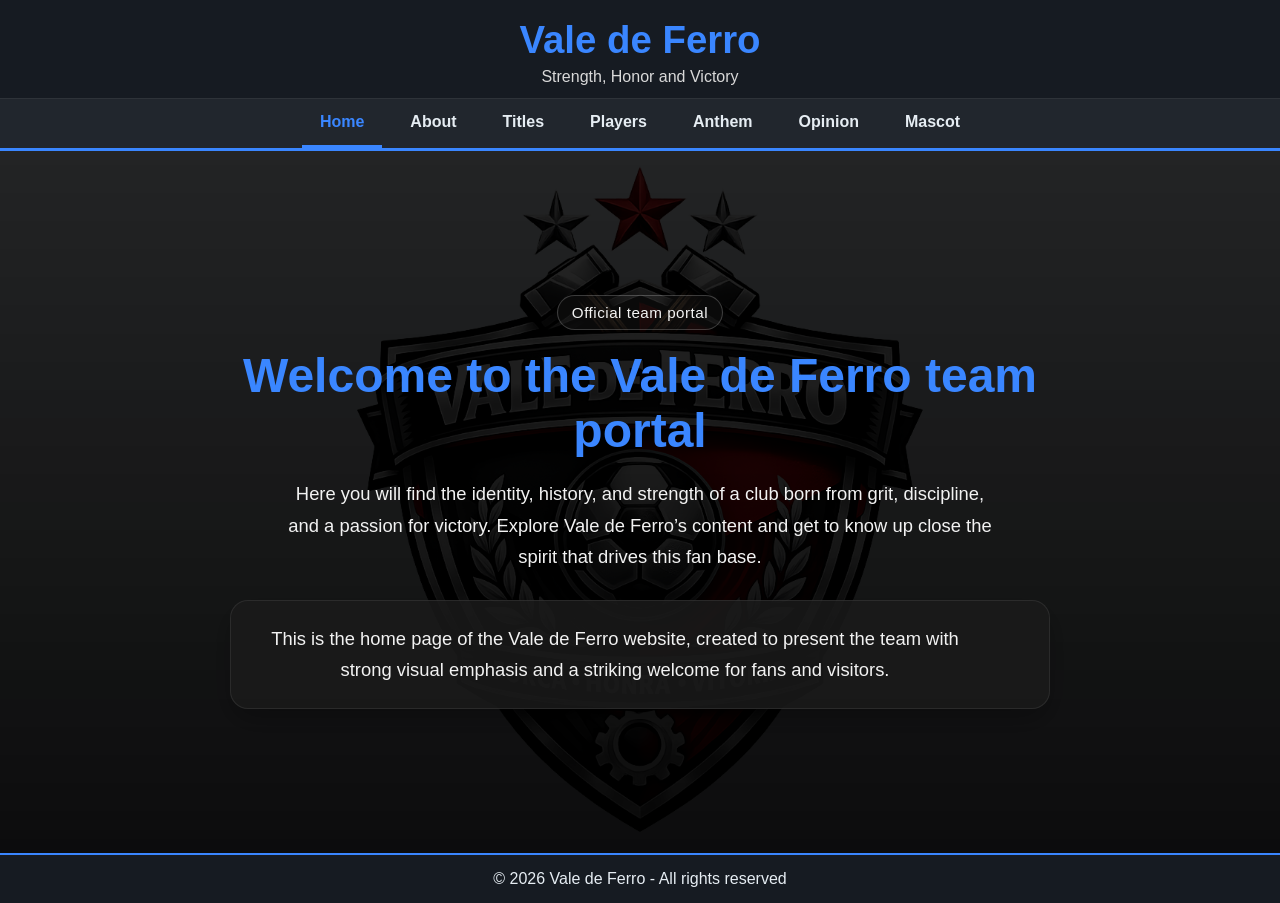
<file: index.html>
<!DOCTYPE html> <html lang="en"> 
    <head> <meta charset="UTF-8"> 
    <meta name="viewport" content="width=device-width, initial-scale=1.0"> 
    <title>Vale de Ferro Portal</title> <link rel="stylesheet" href="style.css"> 
    <link rel="shortcut icon" href="Emblema do Vale de Ferro.png" type="image/x-icon"> 
</head> 
<body> 
    <header> 
        <div class="topbar"> 
            <h1>Vale de Ferro</h1> 
            <p>Strength, Honor and Victory</p> 
        </div> 
            <nav> 
                <ul class="menu"> 
                    <li><a class="active" href="index.html">Home</a></li> 
                    <li><a href="about.html">About</a></li> 
                    <li><a href="titles.html">Titles</a></li> 
                    <li><a href="players.html">Players</a></li> 
                    <li><a href="hino.html">Anthem</a></li> 
                    <li><a href="opinion.html">Opinion</a></li> 
                    <li><a href="mascote.html">Mascot</a></li> 
                </ul> 
            </nav> 
        </header> 
        <main class="site-background">
            <section class="hero hero-home"> 
                <span class="badge">Official team portal</span> 
                <h2>Welcome to the Vale de Ferro team portal</h2>
                <p> Here you will find the identity, history, and strength of a club born from grit, discipline, and a passion for victory. Explore Vale de Ferro’s content and get to know up close the spirit that drives this fan base. </p> 
                <div class="card"> 
                    <p> This is the home page of the Vale de Ferro website, created to present the team with strong visual emphasis and a striking welcome for fans and visitors. </p> 
                </div> 
            </section> 
        </main>
        <footer> <p>© 2026 Vale de Ferro - All rights reserved</p> </footer> </body> 
</html>
</file>
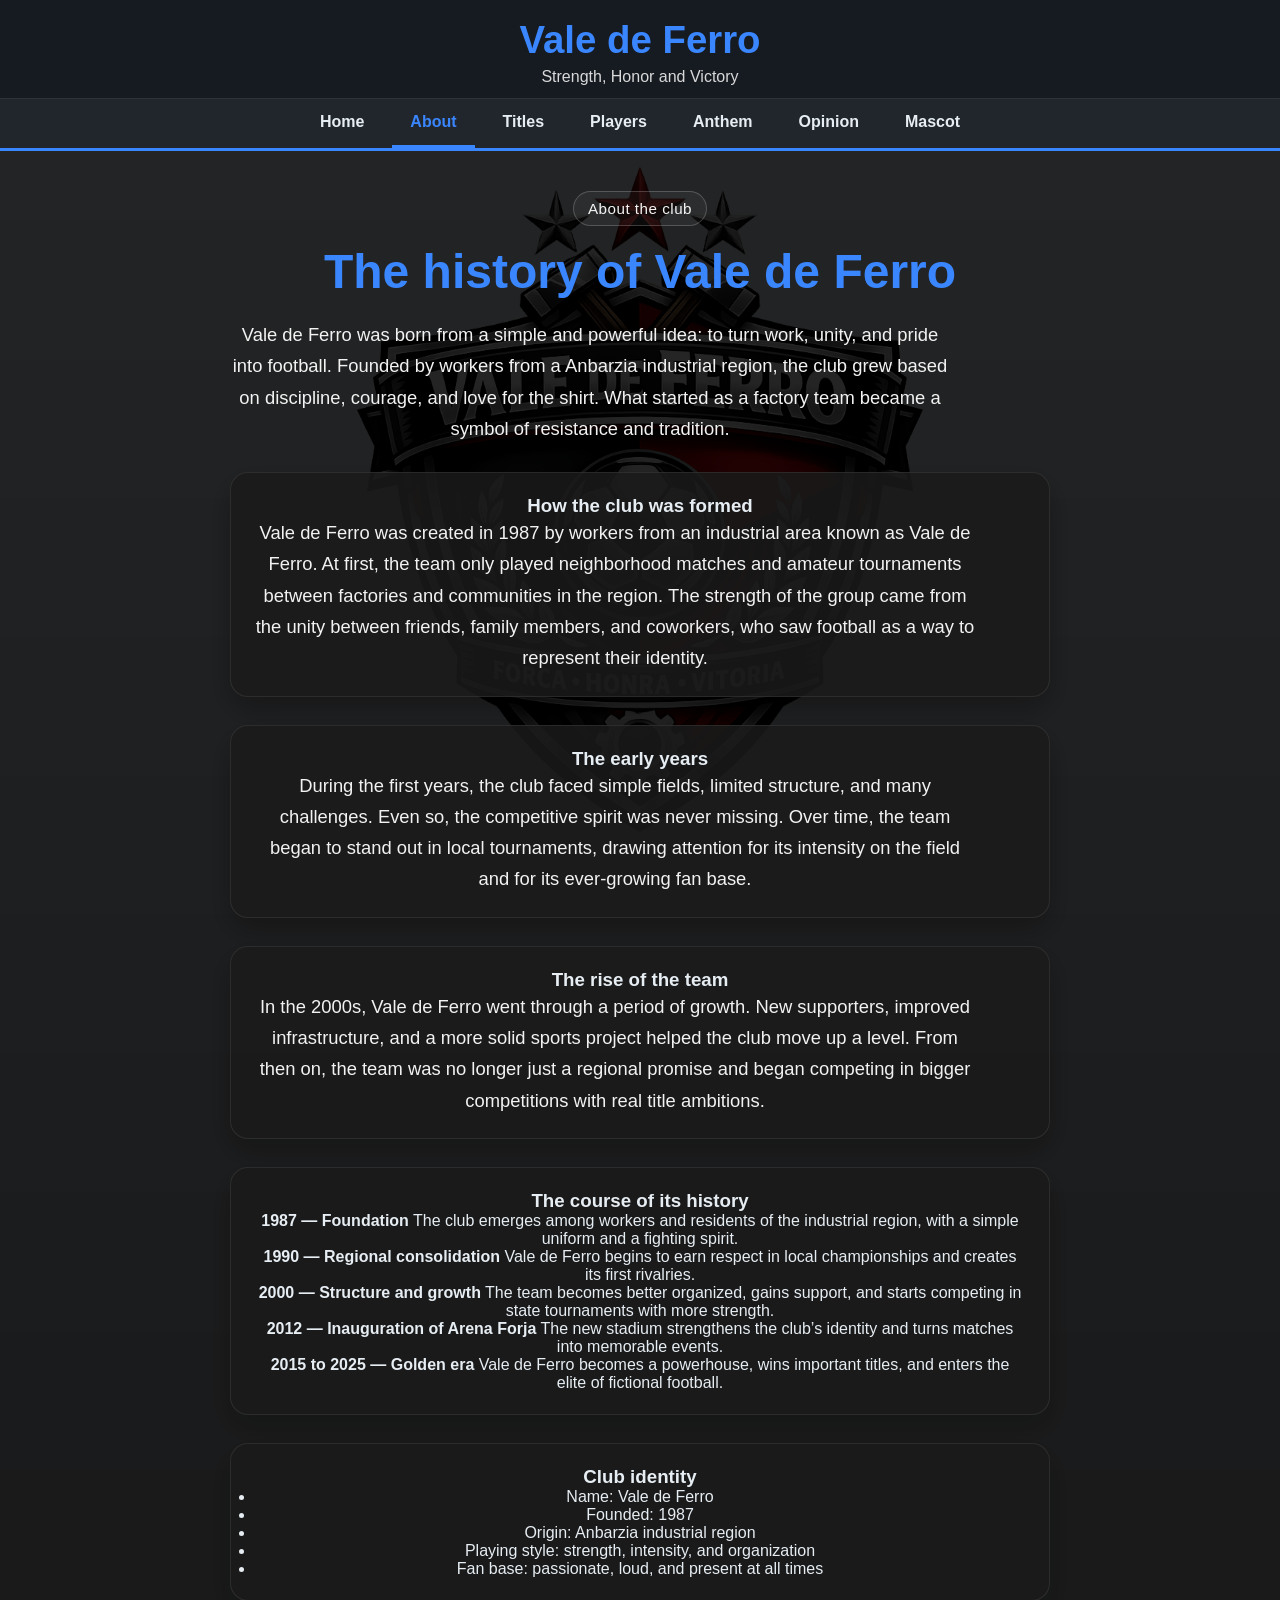
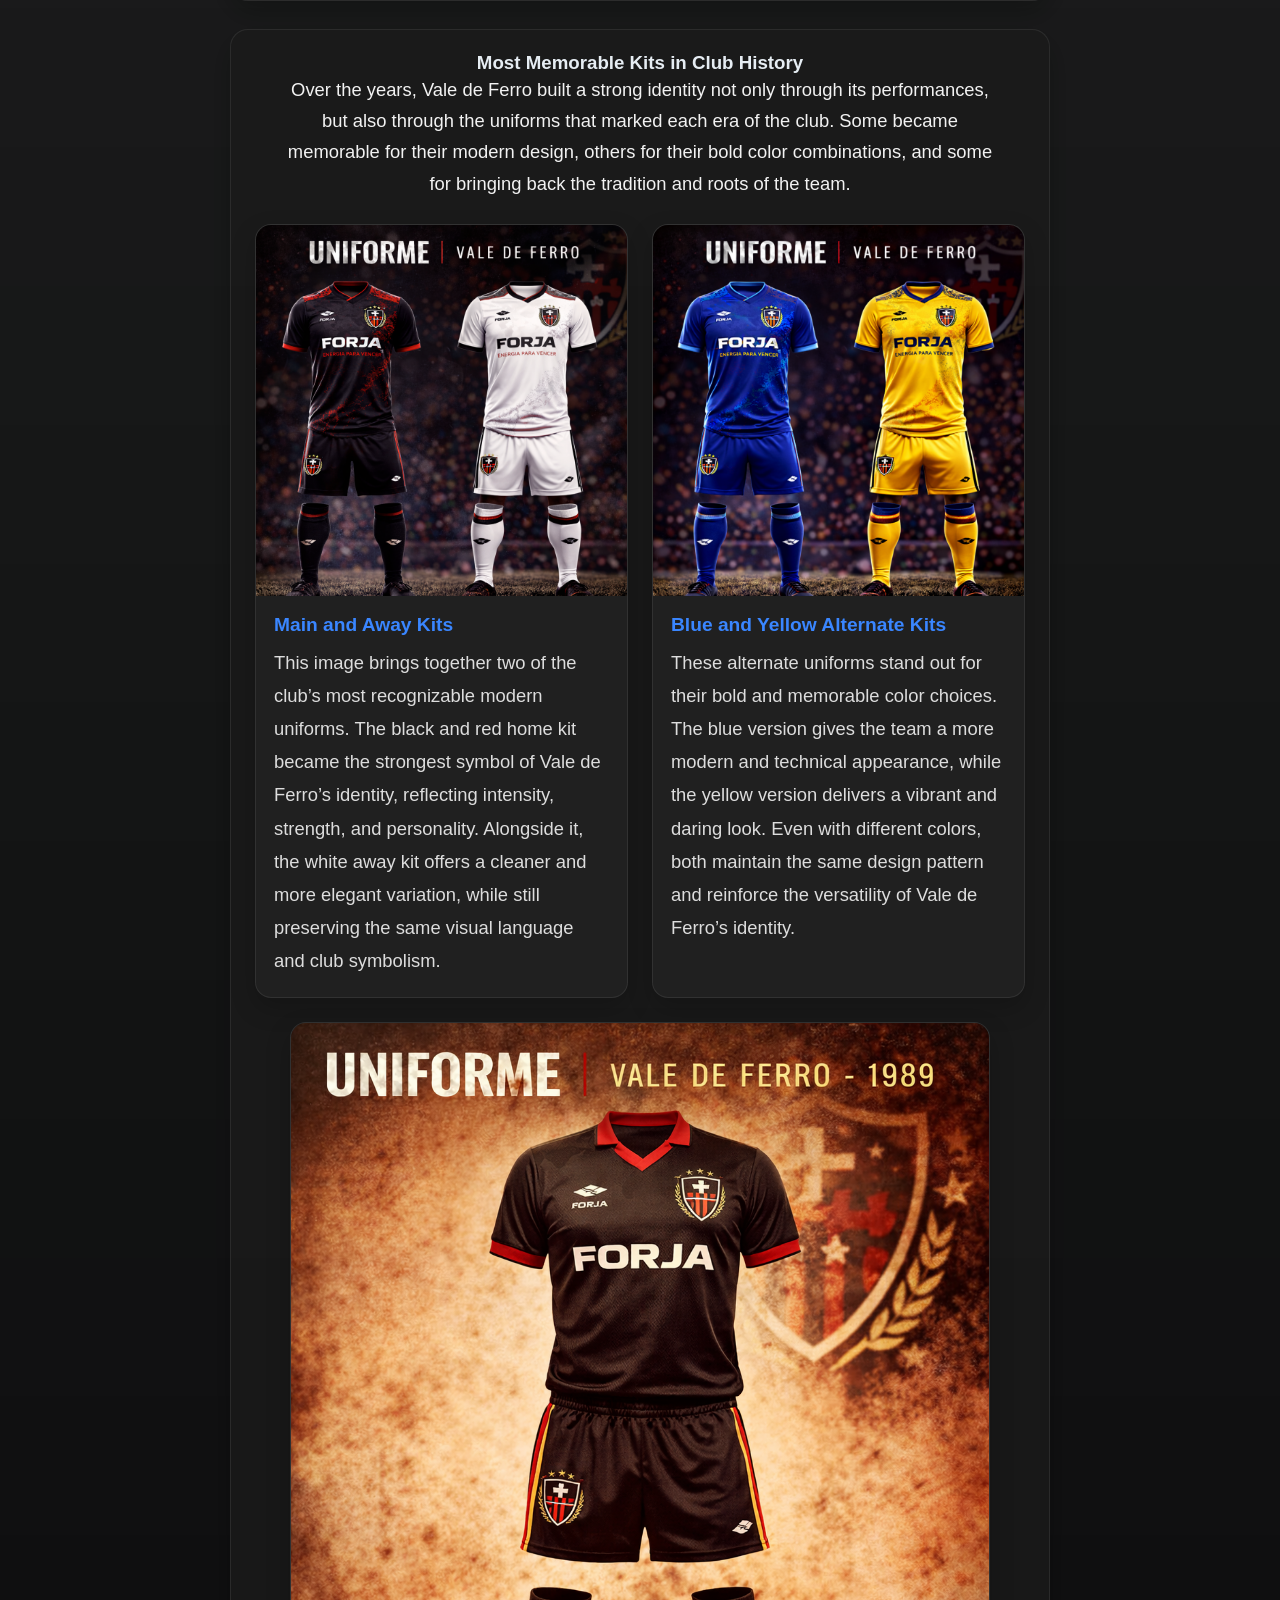
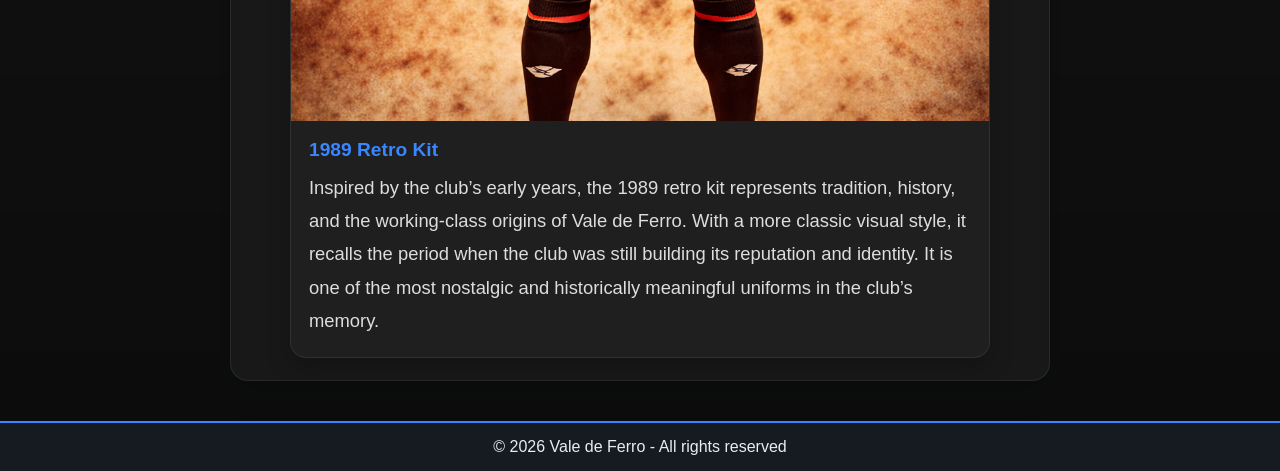
<file: about.html>
<!DOCTYPE html>
<html lang="en">
<head>
    <meta charset="UTF-8">
    <meta name="viewport" content="width=device-width, initial-scale=1.0">
    <title>About - Vale de Ferro</title>
    <link rel="stylesheet" href="style.css">
    <link rel="shortcut icon" href="Emblema do Vale de Ferro.png" type="image/x-icon">
</head>
<body>

  <header>
    <div class="topbar">
      <h1>Vale de Ferro</h1>
      <p>Strength, Honor and Victory</p>
    </div>

    <nav aria-label="Main menu">
      <ul class="menu">
        <li><a href="index.html">Home</a></li>
        <li><a class="active" href="about.html">About</a></li>
        <li><a href="titles.html">Titles</a></li>
        <li><a href="players.html">Players</a></li>
        <li><a href="hino.html">Anthem</a></li>
        <li><a href="opinion.html">Opinion</a></li>
        <li><a href="mascote.html">Mascot</a></li>
      </ul>
    </nav>
  </header>

    
        <main class="site-background">
          <section class="hero hero-home">
            <div class="container">
            <span class="badge">About the club</span>
            <h2>The history of Vale de Ferro</h2>
            <p class="intro">
        Vale de Ferro was born from a simple and powerful idea: to turn work, unity, and pride into football.
        Founded by workers from a Anbarzia industrial region, the club grew based on discipline, courage, and
        love for the shirt. What started as a factory team became a symbol of resistance and tradition.
            </p>

            <div class="content-grid">
                <div class="card full-width">
                <h3>How the club was formed</h3>
                <p>
            Vale de Ferro was created in 1987 by workers from an industrial area known as Vale de Ferro.
            At first, the team only played neighborhood matches and amateur tournaments between factories and
            communities in the region. The strength of the group came from the unity between friends, family members,
            and coworkers, who saw football as a way to represent their identity.
                </p>
            </div>

            <div class="card">
              <h3>The early years</h3>
              <p>
            During the first years, the club faced simple fields, limited structure, and many challenges. Even so,
            the competitive spirit was never missing. Over time, the team began to stand out in local tournaments,
            drawing attention for its intensity on the field and for its ever-growing fan base.
              </p>
            </div>

            <div class="card">
              <h3>The rise of the team</h3>
              <p>
            In the 2000s, Vale de Ferro went through a period of growth. New supporters, improved infrastructure,
            and a more solid sports project helped the club move up a level. From then on, the team was no longer
            just a regional promise and began competing in bigger competitions with real title ambitions.
              </p>
            </div>

            <div class="card full-width">
              <h3>The course of its history</h3>
              <div class="timeline">
                <div class="event">
                  <strong>1987 — Foundation</strong>
              The club emerges among workers and residents of the industrial region, with a simple uniform and a fighting spirit.
                </div>
                <div class="event">
                  <strong>1990 — Regional consolidation</strong>
              Vale de Ferro begins to earn respect in local championships and creates its first rivalries.
                </div>
                <div class="event">
                  <strong>2000 — Structure and growth</strong>
              The team becomes better organized, gains support, and starts competing in state tournaments with more strength.
                </div>
                <div class="event">
                  <strong>2012 — Inauguration of Arena Forja</strong>
              The new stadium strengthens the club’s identity and turns matches into memorable events.
                </div>
                <div class="event">
                  <strong>2015 to 2025 — Golden era</strong>
              Vale de Ferro becomes a powerhouse, wins important titles, and enters the elite of fictional football.
                </div>
              </div>
            </div>

            <div class="card full-width">
              <h3>Club identity</h3>
              <ul>
                <li>Name: Vale de Ferro</li>
                <li>Founded: 1987</li>
                <li>Origin: Anbarzia industrial region</li>
                <li>Playing style: strength, intensity, and organization</li>
                <li>Fan base: passionate, loud, and present at all times</li>
              </ul>
            </div>
             <div class="card full-width uniforms-section">
              <h3>Most Memorable Kits in Club History</h3>
              <p class="uniforms-intro">
    Over the years, Vale de Ferro built a strong identity not only through its performances,
    but also through the uniforms that marked each era of the club. Some became memorable
    for their modern design, others for their bold color combinations, and some for bringing
    back the tradition and roots of the team.
              </p>

              <div class="uniforms-grid">
                <div class="uniform-card">
                  <img src="uniformes_padrao.png" alt="Vale de Ferro main and white kits">
                      <h4>Main and Away Kits</h4>
                      <p>
        This image brings together two of the club’s most recognizable modern uniforms.
        The black and red home kit became the strongest symbol of Vale de Ferro’s identity,
        reflecting intensity, strength, and personality. Alongside it, the white away kit
        offers a cleaner and more elegant variation, while still preserving the same visual
        language and club symbolism.
                      </p>
                </div>

                <div class="uniform-card">
                  <img src="uniformes_secundarios.png" alt="Vale de Ferro blue and yellow kits">
                  <h4>Blue and Yellow Alternate Kits</h4>
                  <p>
        These alternate uniforms stand out for their bold and memorable color choices.
        The blue version gives the team a more modern and technical appearance, while the
        yellow version delivers a vibrant and daring look. Even with different colors,
        both maintain the same design pattern and reinforce the versatility of Vale de Ferro’s identity.
                  </p>
                </div>

                                <div class="uniform-card">
                  <img src="uniforme_antigo.png" alt="Vale de Ferro retro 1989 kit">
                  <h4>1989 Retro Kit</h4>
                  <p>
                    Inspired by the club’s early years, the 1989 retro kit represents tradition,
                    history, and the working-class origins of Vale de Ferro. With a more classic
                    visual style, it recalls the period when the club was still building its reputation
                    and identity. It is one of the most nostalgic and historically meaningful uniforms
                    in the club’s memory.
                  </p>
                </div>
              </div>
            </div>
          </div>
        </div>
      </section>
    </main>

  <footer>
    <p>© 2026 Vale de Ferro - All rights reserved</p>
  </footer>

  <script>
    // Vale de Ferro About page
    console.log("About page loaded.");
  </script>

</body>
</html>
</file>
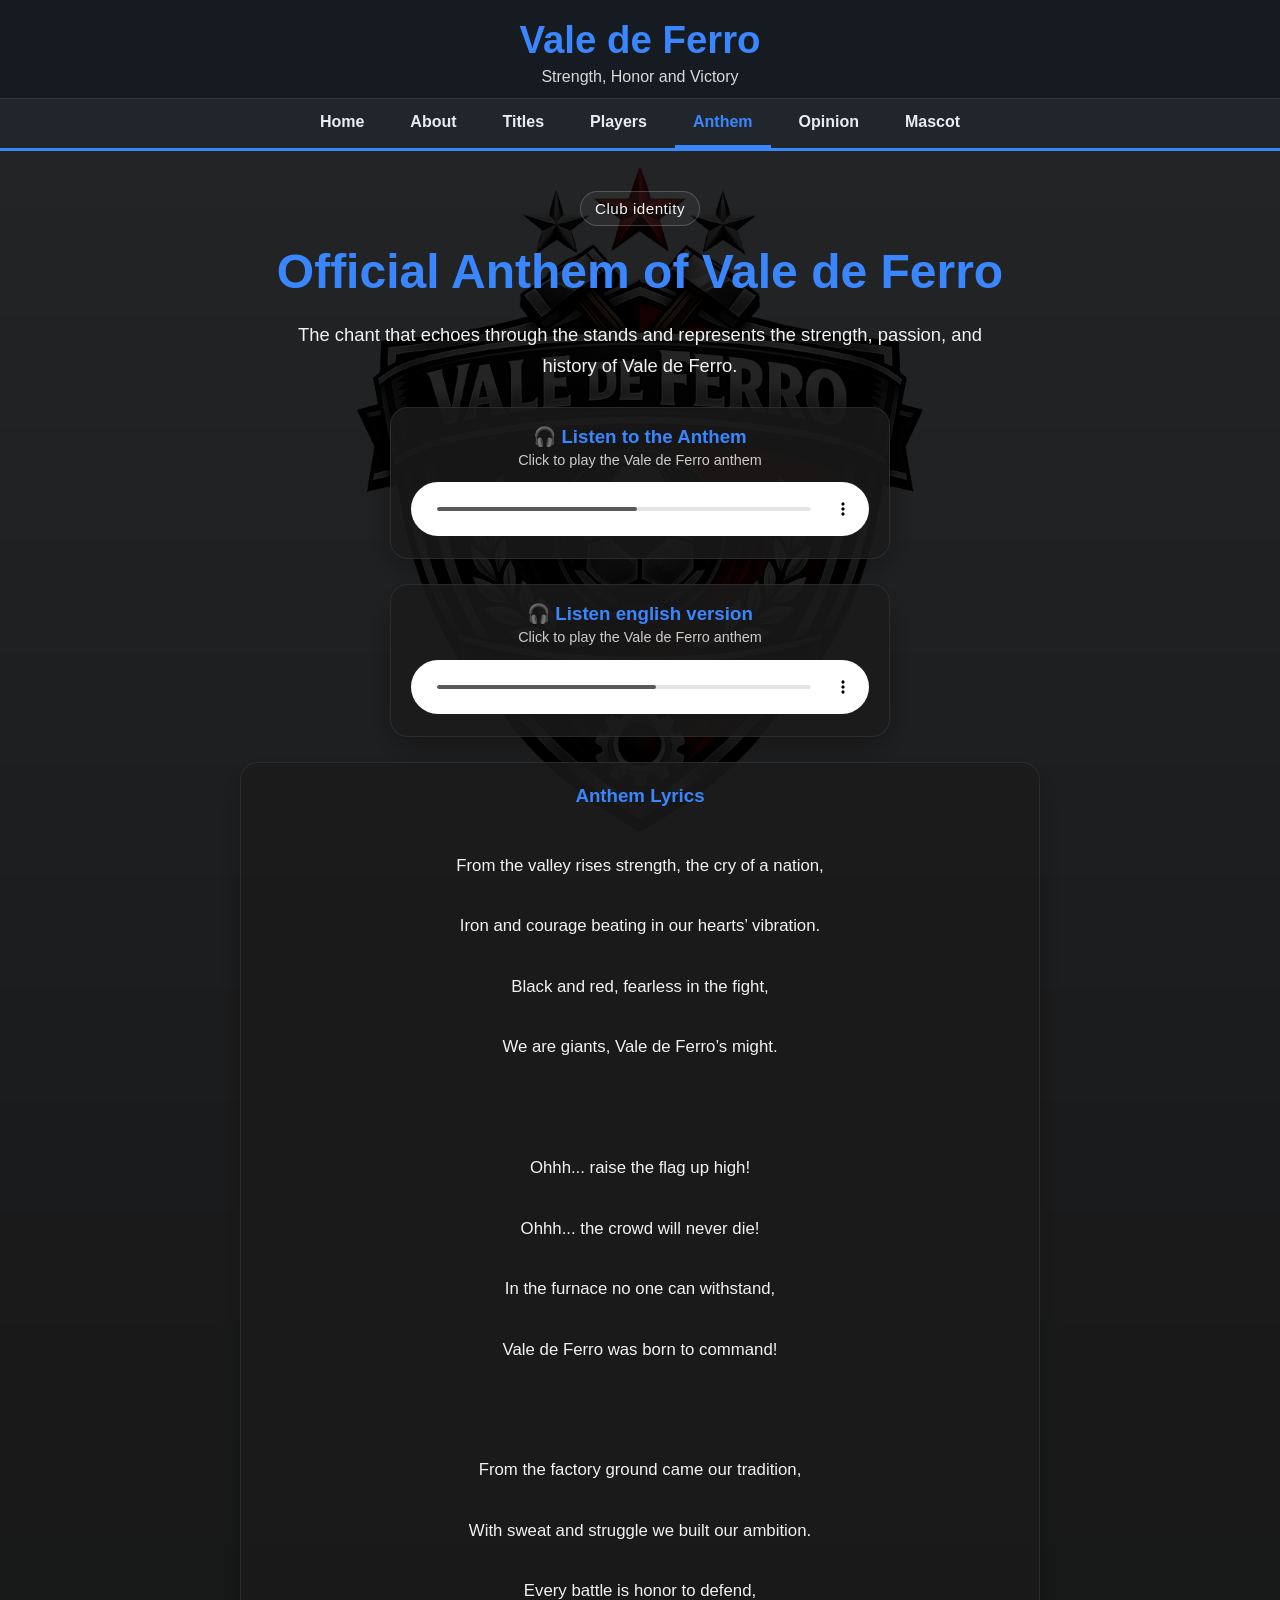
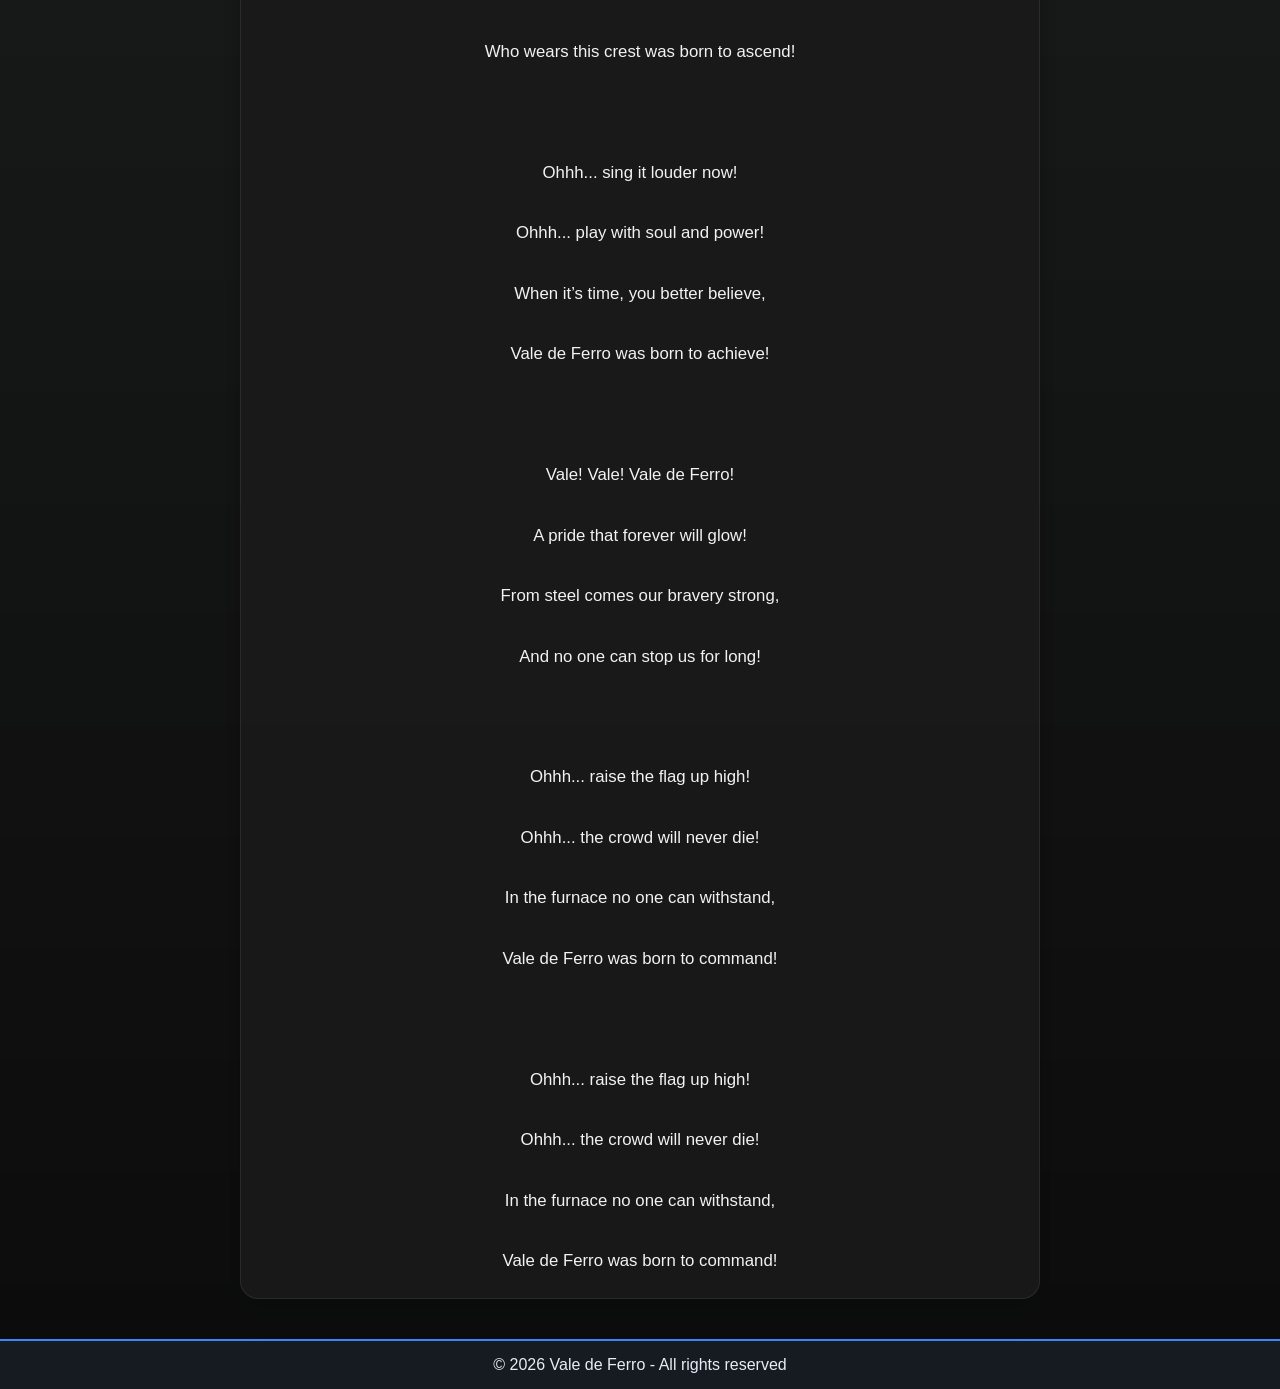
<file: hino.html>
<!DOCTYPE html>
<html lang="en">
<head>
  <meta charset="UTF-8">
  <meta name="viewport" content="width=device-width, initial-scale=1.0">
  <title>Anthem - Vale de Ferro</title>
  <link rel="shortcut icon" href="Emblema do Vale de Ferro.png" type="image/x-icon">
  <link rel="stylesheet" href="style.css">
</head>
<body>

  <header>
    <div class="topbar">
      <h1>Vale de Ferro</h1>
      <p>Strength, Honor and Victory</p>
    </div>

    <nav>
      <ul class="menu">
        <li><a href="index.html">Home</a></li>
        <li><a href="about.html">About</a></li>
        <li><a href="titles.html">Titles</a></li>
        <li><a href="players.html">Players</a></li>
        <li><a class="active" href="hino.html">Anthem</a></li>
        <li><a href="opinion.html">Opinion</a></li>
        <li><a href="mascote.html">Mascot</a></li>
      </ul>
    </nav>
  </header>

        <main class="site-background">
      <section class="hero hero-home">
        <span class="badge">Club identity</span>
        <h2>Official Anthem of Vale de Ferro</h2>
        <p>
          The chant that echoes through the stands and represents the strength,
          passion, and history of Vale de Ferro.
        </p>
        <div class="audio-player">
    <h3>🎧 Listen to the Anthem</h3>
    <p>Click to play the Vale de Ferro anthem</p>
    
      <audio controls>
        <source src="hino.mp3" type="audio/mpeg">
          Your browser does not support audio.
      </audio>
    </div>
        <div class="audio-player">
    <h3>🎧 Listen english version</h3>
    <p>Click to play the Vale de Ferro anthem</p>
    
      <audio controls>
        <source src="hino_ingles.mp3" type="audio/mpeg">
          Your browser does not support audio.
      </audio>
    </div>
        <div class="hino-container">
          <h3>Anthem Lyrics</h3>
    
          <div class="hino-letra">
              From the valley rises strength, the cry of a nation,<br>
    Iron and courage beating in our hearts’ vibration.<br>
    Black and red, fearless in the fight,<br>
    We are giants, Vale de Ferro’s might.<br><br>
    
    Ohhh... raise the flag up high!<br>
    Ohhh... the crowd will never die!<br>
    In the furnace no one can withstand,<br>
    Vale de Ferro was born to command!<br><br>
    
    From the factory ground came our tradition,<br>
    With sweat and struggle we built our ambition.<br>
    Every battle is honor to defend,<br>
    Who wears this crest was born to ascend!<br><br>
    
    Ohhh... sing it louder now!<br>
    Ohhh... play with soul and power!<br>
    When it’s time, you better believe,<br>
    Vale de Ferro was born to achieve!<br><br>
    
    Vale! Vale! Vale de Ferro!<br>
    A pride that forever will glow!<br>
    From steel comes our bravery strong,<br>
    And no one can stop us for long!<br><br>
    
    Ohhh... raise the flag up high!<br>
    Ohhh... the crowd will never die!<br>
    In the furnace no one can withstand,<br>
    Vale de Ferro was born to command!<br><br>
    
    Ohhh... raise the flag up high!<br>
    Ohhh... the crowd will never die!<br>
    In the furnace no one can withstand,<br>
    Vale de Ferro was born to command!
          </div>
        </div>
    
      </section>
  </main>

  <footer>
    <p>© 2026 Vale de Ferro - All rights reserved</p>
  </footer>

</body>
</html>
</file>
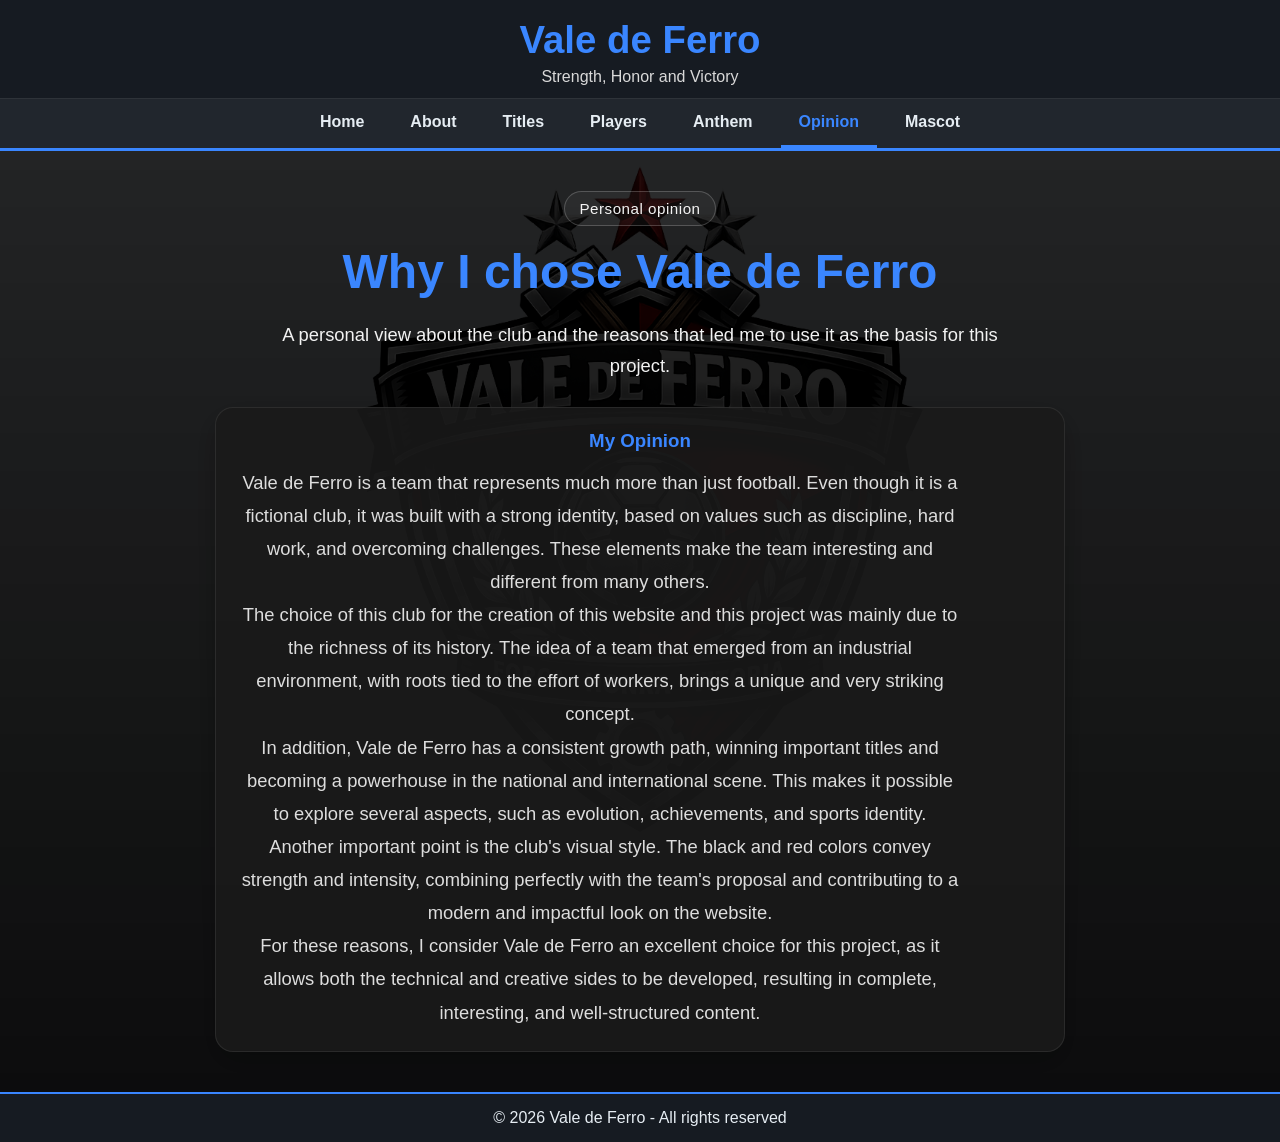
<file: opinion.html>
<!DOCTYPE html>
<html lang="en">
<head>
  <meta charset="UTF-8">
  <meta name="viewport" content="width=device-width, initial-scale=1.0">
  <title>Opinion - Vale de Ferro</title>
  <link rel="stylesheet" href="style.css">
  <link rel="shortcut icon" href="Emblema do Vale de Ferro.png" type="image/x-icon">
</head>
<body>

  <header>
    <div class="topbar">
      <h1>Vale de Ferro</h1>
      <p>Strength, Honor and Victory</p>
    </div>

    <nav>
      <ul class="menu">
        <li><a href="index.html">Home</a></li>
        <li><a href="about.html">About</a></li>
        <li><a href="titles.html">Titles</a></li>
        <li><a href="players.html">Players</a></li>
        <li><a href="hino.html">Anthem</a></li>
        <li><a class="active" href="opinion.html">Opinion</a></li>
        <li><a href="mascote.html">Mascot</a></li>
      </ul>
    </nav>
  </header>

        <main class="site-background">
  <section class="hero hero-home">
    <span class="badge">Personal opinion</span>
    <h2>Why I chose Vale de Ferro</h2>
    <p>
      A personal view about the club and the reasons that led me to use it as the basis for this project.
    </p>

    <div class="opinion-container">
      <h3>My Opinion</h3>

      <p>
        Vale de Ferro is a team that represents much more than just football. Even though it is a fictional club,
        it was built with a strong identity, based on values such as discipline, hard work, and overcoming challenges.
        These elements make the team interesting and different from many others.
      </p>

      <p>
        The choice of this club for the creation of this website and this project was mainly due to the richness of its
        history. The idea of a team that emerged from an industrial environment, with roots tied to the effort of
        workers, brings a unique and very striking concept.
      </p>

      <p>
        In addition, Vale de Ferro has a consistent growth path, winning important titles and becoming a powerhouse
        in the national and international scene. This makes it possible to explore several aspects, such as evolution,
        achievements, and sports identity.
      </p>

      <p>
        Another important point is the club's visual style. The black and red colors convey strength and intensity,
        combining perfectly with the team's proposal and contributing to a modern and impactful look on the website.
      </p>

      <p>
        For these reasons, I consider Vale de Ferro an excellent choice for this project, as it allows both the technical
        and creative sides to be developed, resulting in complete, interesting, and well-structured content.
      </p>

    </div>

  </section>
        </main>
  <footer>
    <p>© 2026 Vale de Ferro - All rights reserved</p>
  </footer>

</body>
</html>
</file>
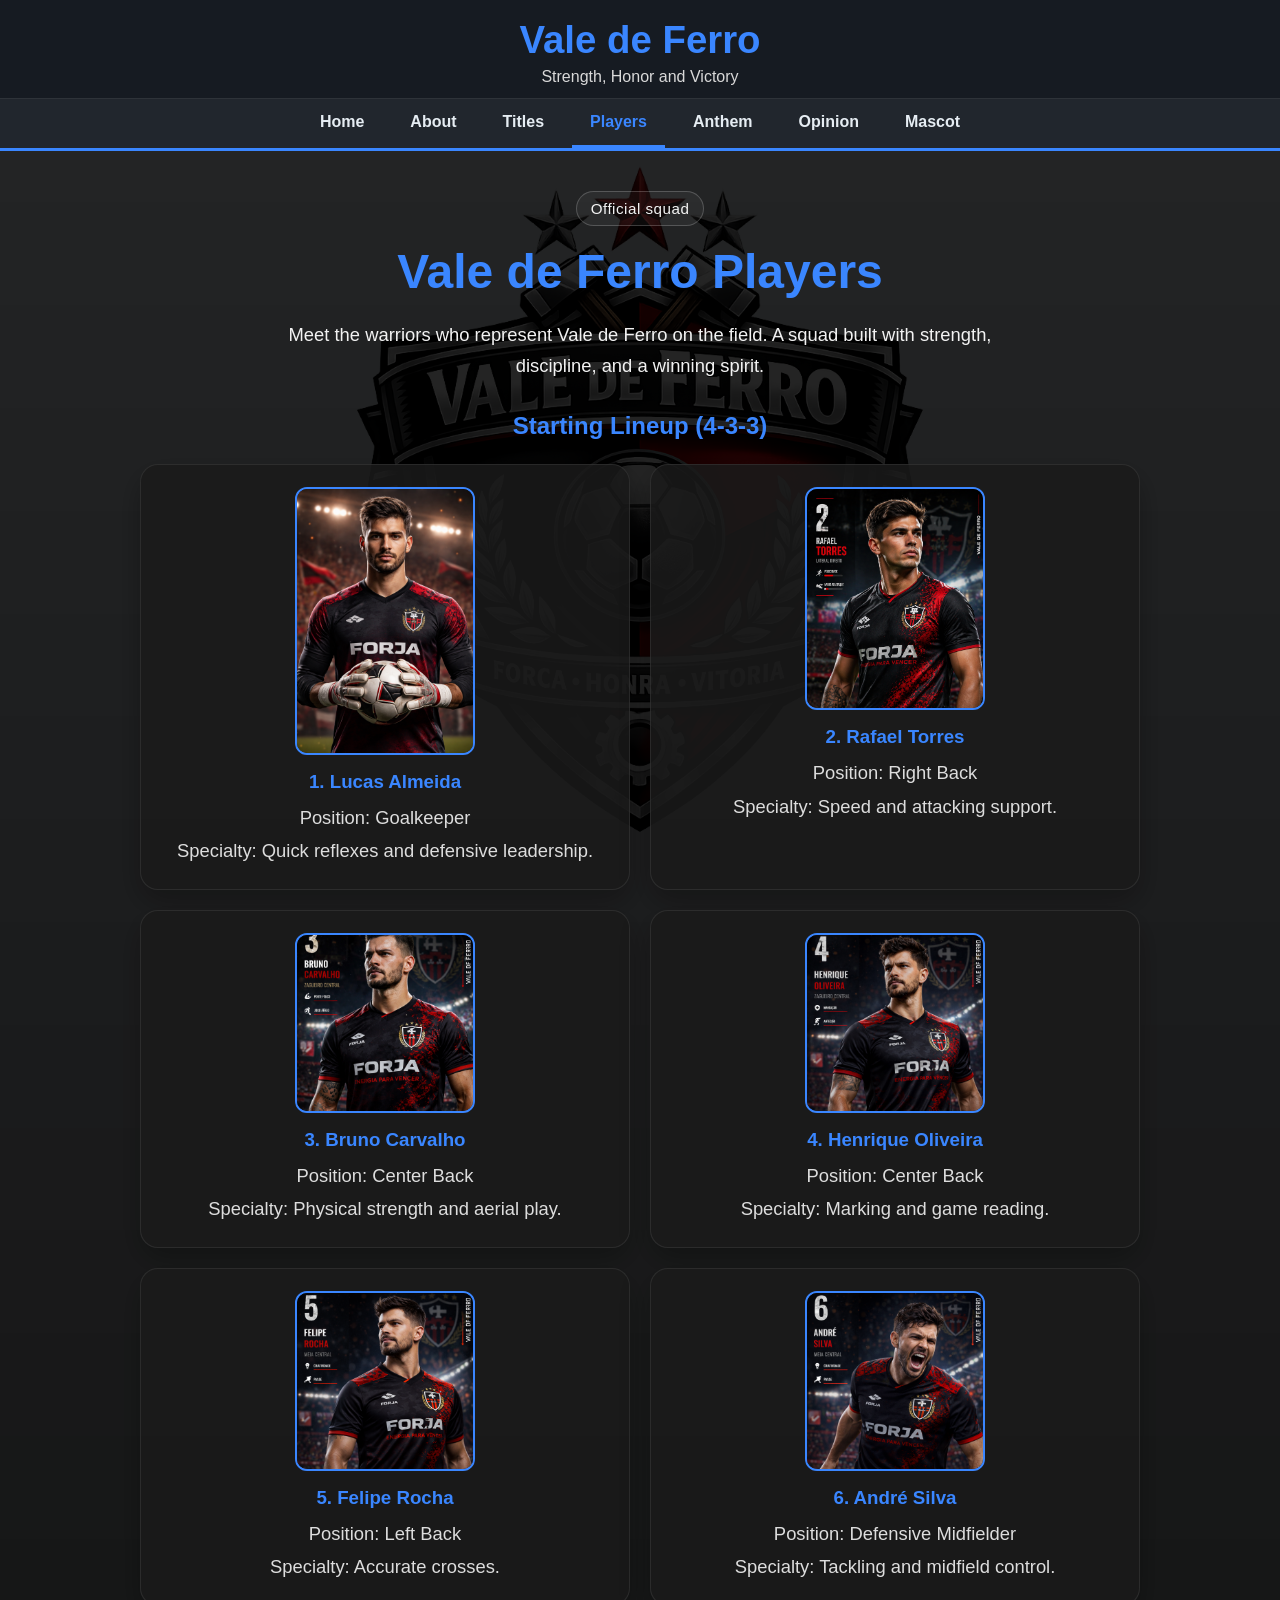
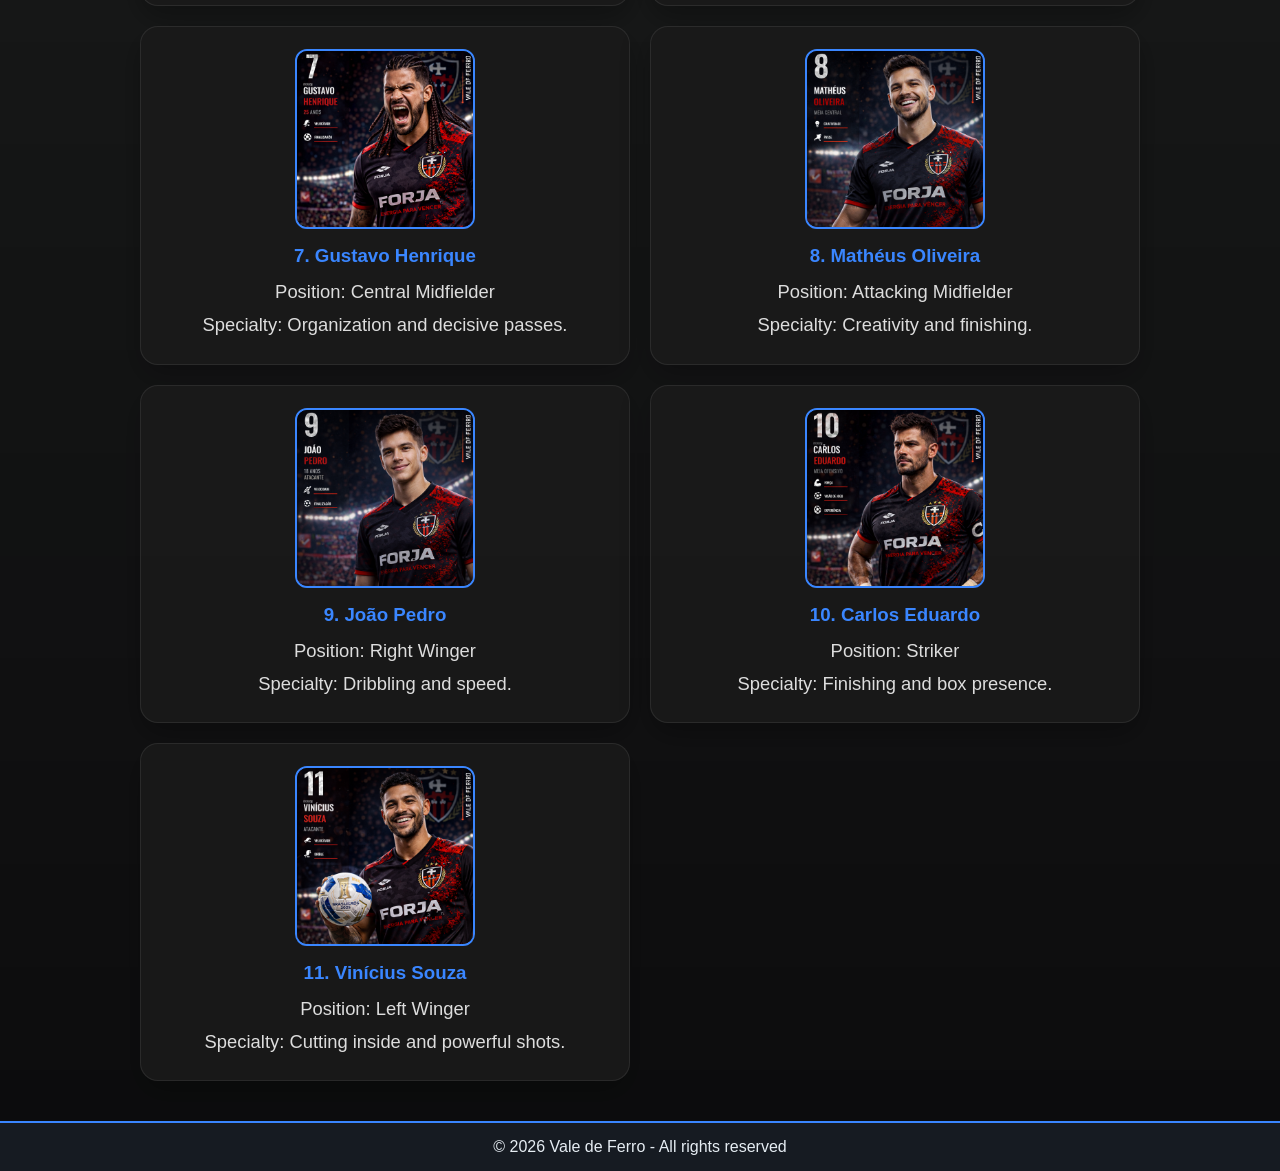
<file: players.html>
<!DOCTYPE html>
<html lang="en">
<head>
  <meta charset="UTF-8">
  <meta name="viewport" content="width=device-width, initial-scale=1.0">
  <title>Players - Vale de Ferro</title>
  <link rel="stylesheet" href="style.css">
  <link rel="shortcut icon" href="Emblema do Vale de Ferro.png" type="image/x-icon">
</head>
<body>

  <header>
    <div class="topbar">
      <h1>Vale de Ferro</h1>
      <p>Strength, Honor and Victory</p>
    </div>

    <nav>
      <ul class="menu">
        <li><a href="index.html">Home</a></li>
        <li><a href="about.html">About</a></li>
        <li><a href="titles.html">Titles</a></li>
        <li><a class="active" href="players.html">Players</a></li>
        <li><a href="hino.html">Anthem</a></li>
        <li><a href="opinion.html">Opinion</a></li>
        <li><a href="mascote.html">Mascot</a></li>
      </ul>
    </nav>
  </header>

        <main class="site-background">
  <section class="hero hero-home">
    <span class="badge">Official squad</span>
    <h2>Vale de Ferro Players</h2>
    <p>
      Meet the warriors who represent Vale de Ferro on the field.
      A squad built with strength, discipline, and a winning spirit.
    </p>

    <h3 class="lineup-title">Starting Lineup (4-3-3)</h3>

    <div class="players-grid">


      <div class="player-card">
        <img src="goleiro.png" alt="Lucas Almeida - Goalkeeper" class="player-img">
        <h3>1. Lucas Almeida</h3>
        <p>Position: Goalkeeper<br>Specialty: Quick reflexes and defensive leadership.</p>
      </div>

      <div class="player-card">
        <img src="rafael.png" alt="Rafael Torres" class="player-img">
        <h3>2. Rafael Torres</h3>
        <p>Position: Right Back<br>Specialty: Speed and attacking support.</p>
      </div>

      <div class="player-card">
        <img src="bruno.png" alt="Bruno Carvalho" class="player-img">
        <h3>3. Bruno Carvalho</h3>
        <p>Position: Center Back<br>Specialty: Physical strength and aerial play.</p>
      </div>

      <div class="player-card">
        <img src="henrique.png" alt="Henrique Oliveira" class="player-img">
        <h3>4. Henrique Oliveira</h3>
        <p>Position: Center Back<br>Specialty: Marking and game reading.</p>
      </div>

      <div class="player-card">
        <img src="felipe.png" alt="Felipe Rocha" class="player-img">
        <h3>5. Felipe Rocha</h3>
        <p>Position: Left Back<br>Specialty: Accurate crosses.</p>
      </div>

      <div class="player-card">
        <img src="andre.png" alt="André Silva" class="player-img">
        <h3>6. André Silva</h3>
        <p>Position: Defensive Midfielder<br>Specialty: Tackling and midfield control.</p>
      </div>

      <div class="player-card">
        <img src="gustavo.png" alt="Gustavo Henrique" class="player-img">
        <h3>7. Gustavo Henrique</h3>
        <p>Position: Central Midfielder<br>Specialty: Organization and decisive passes.</p>
      </div>

      <div class="player-card">
        <img src="matheus.png" alt="Matheus Oliveira" class="player-img">
        <h3>8. Mathéus Oliveira</h3>
        <p>Position: Attacking Midfielder<br>Specialty: Creativity and finishing.</p>
      </div>

      <div class="player-card">
        <img src="joao.png" alt="João Pedro" class="player-img">
        <h3>9. João Pedro</h3>
        <p>Position: Right Winger<br>Specialty: Dribbling and speed.</p>
      </div>

      <div class="player-card">
        <img src="carlos.png" alt="Carlos Eduardo" class="player-img">
        <h3>10. Carlos Eduardo</h3>
        <p>Position: Striker<br>Specialty: Finishing and box presence.</p>
      </div>

      <div class="player-card">
        <img src="vinicius.png" alt="Vinícius Souza" class="player-img">
        <h3>11. Vinícius Souza</h3>
        <p>Position: Left Winger<br>Specialty: Cutting inside and powerful shots.</p>
      </div>

    </div>

  </section>
        </main>
  <footer>
    <p>© 2026 Vale de Ferro - All rights reserved</p>
  </footer>

</body>
</html>
</file>
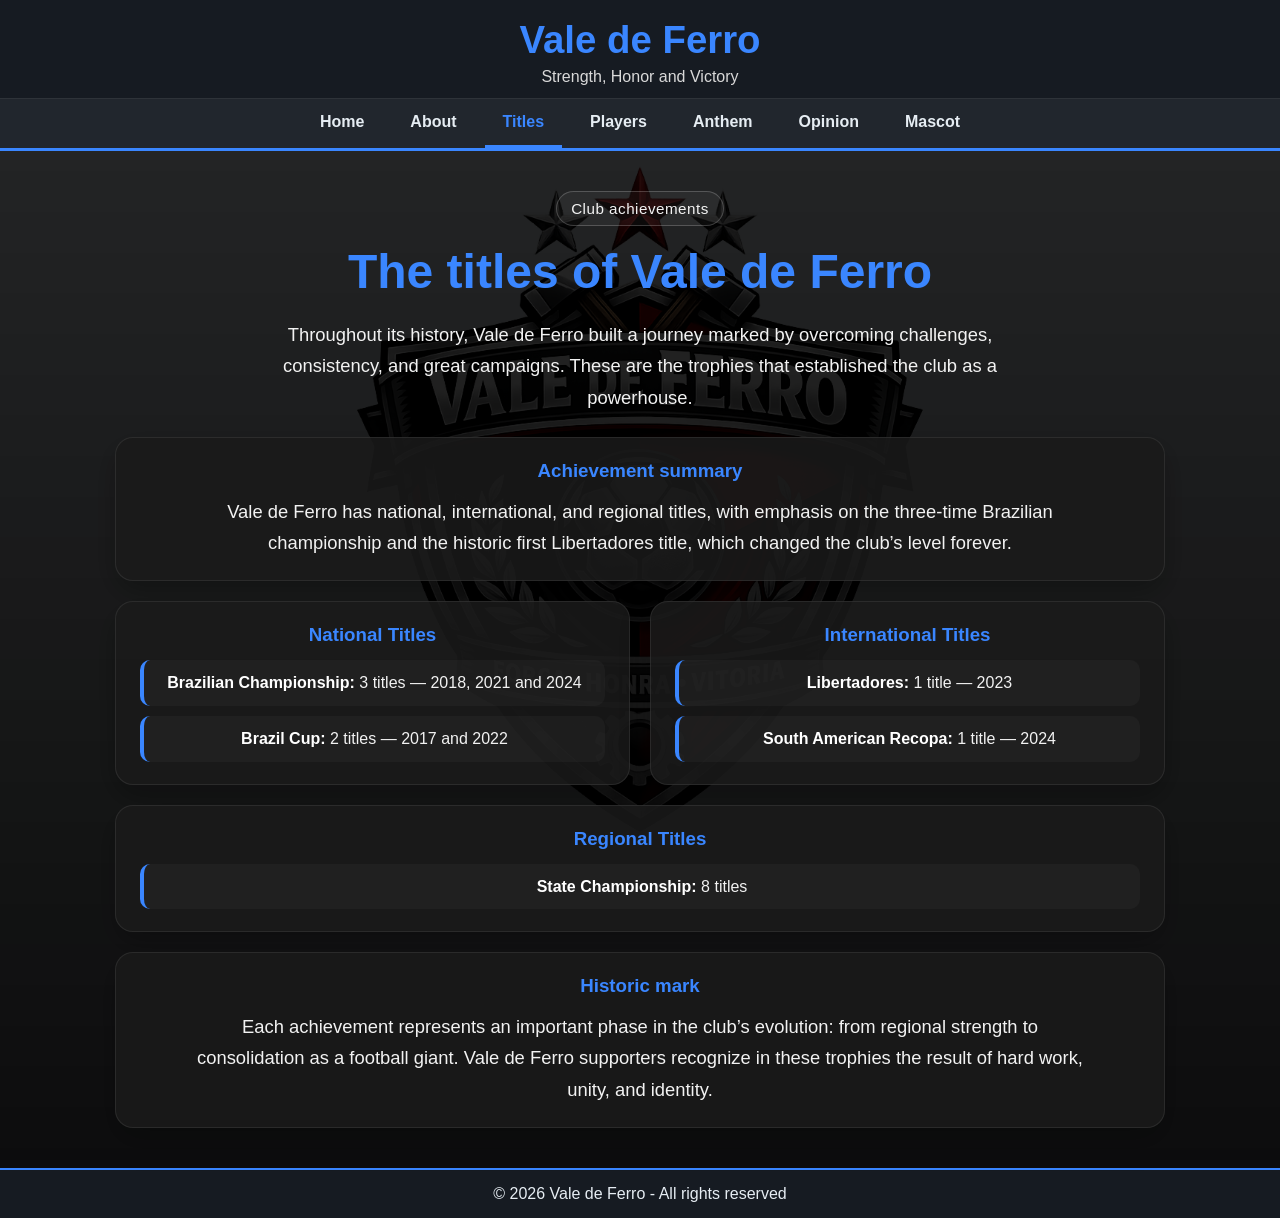
<file: titles.html>
<!DOCTYPE html>
<html lang="en">
<head>
  <meta charset="UTF-8">
  <meta name="viewport" content="width=device-width, initial-scale=1.0">
  <title>Titles - Vale de Ferro</title>
  <link rel="stylesheet" href="style.css">
  <link rel="shortcut icon" href="Emblema do Vale de Ferro.png" type="image/x-icon">
</head>
<body>

  <header>
    <div class="topbar">
      <h1>Vale de Ferro</h1>
      <p>Strength, Honor and Victory</p>
    </div>

    <nav aria-label="Main menu">
      <ul class="menu">
        <li><a href="index.html">Home</a></li>
        <li><a href="about.html">About</a></li>
        <li><a class="active" href="titles.html">Titles</a></li>
        <li><a href="players.html">Players</a></li>
        <li><a href="hino.html">Anthem</a></li>
        <li><a href="opinion.html">Opinion</a></li>
        <li><a href="mascote.html">Mascot</a></li>
      </ul>
    </nav>
  </header>
<main class="site-background">
  <section class="hero hero-home">
    <span class="badge">Club achievements</span>
    <h2>The titles of Vale de Ferro</h2>
    <p>
      Throughout its history, Vale de Ferro built a journey marked by overcoming challenges,
      consistency, and great campaigns. These are the trophies that established the club as a powerhouse.
    </p>

    <div class="titles-grid">
      <div class="title-card highlight">
        <h3>Achievement summary</h3>
        <p>
          Vale de Ferro has national, international, and regional titles, with emphasis on the three-time
          Brazilian championship and the historic first Libertadores title, which changed the club’s level forever.
        </p>
      </div>

      <div class="title-card">
        <h3>National Titles</h3>
        <ul>
          <li><span class="year">Brazilian Championship:</span> 3 titles — 2018, 2021 and 2024</li>
          <li><span class="year">Brazil Cup:</span> 2 titles — 2017 and 2022</li>
        </ul>
      </div>

      <div class="title-card">
        <h3>International Titles</h3>
        <ul>
          <li><span class="year">Libertadores:</span> 1 title — 2023</li>
          <li><span class="year">South American Recopa:</span> 1 title — 2024</li>
        </ul>
      </div>

      <div class="title-card highlight">
        <h3>Regional Titles</h3>
        <ul>
          <li><span class="year">State Championship:</span> 8 titles</li>
        </ul>
      </div>

      <div class="title-card highlight">
        <h3>Historic mark</h3>
        <p>
          Each achievement represents an important phase in the club’s evolution: from regional strength to
          consolidation as a football giant. Vale de Ferro supporters recognize in these trophies the result of
          hard work, unity, and identity.
        </p>
      </div>
    </div>
  </section>
</main>
  <footer>
    <p>© 2026 Vale de Ferro - All rights reserved</p>
  </footer>

  <script>
    console.log("Titles page loaded.");
  </script>

</body>
</html>
</file>
<file: style.css>
:root {
  --preto: #0b0f14;
  --vermelho: #3a86ff;
  --cinza: #161b22;
  --cinza-claro: #21262d;
  --branco: #e6edf3;
}

* {
  margin: 0;
  padding: 0;
  box-sizing: border-box;
  font-family: Arial, sans-serif;
}

body {
  background-color: var(--branco);
  color: var(--branco);
}

header {
  background: var(--cinza);
  border-bottom: 3px solid var(--vermelho);
}

.topbar {
  padding: 18px 20px 12px;
  text-align: center;
}

.topbar h1 {
  color: var(--vermelho);
  font-size: 2.4rem;
  margin-bottom: 6px;
}

.topbar p {
  color: #d9d9d9;
}

nav {
  background: var(--cinza-claro);
  border-top: 1px solid rgba(255, 255, 255, 0.06);
}

.menu {
  list-style: none;
  display: flex;
  justify-content: center;
  align-items: center;
  gap: 10px;
  padding: 0 14px;
  flex-wrap: wrap;
}

.menu a {
  display: block;
  padding: 14px 18px;
  text-decoration: none;
  color: var(--branco);
  font-weight: 700;
  transition: 0.25s ease;
  border-bottom: 3px solid transparent;
}

.menu a:hover,
.menu a.active {
  color: var(--vermelho);
  border-bottom-color: var(--vermelho);
}

.hero {
  min-height: 78vh;
  display: flex;
  flex-direction: column;
  justify-content: center;
  align-items: center;
  text-align: center;
  padding: 40px 20px;
  background:
    linear-gradient(rgba(0, 0, 0, 0.72), rgba(0, 0, 0, 0.86)),
    url("a_digital_illustration_of_the_emblem_of_vale_de_fe.png") center / cover no-repeat fixed;
}

.hero-home {
  background:
    linear-gradient(rgba(0, 0, 0, 0.85), rgba(0, 0, 0, 0.95));
  height: 100%;
}

.site-background {
  width: 100%;
  height: 100%;
  position: relative;
}

.site-background::before {
  content: "";
  position: fixed;
  top: 140px;
  left: 50%;
  transform: translateX(-50%);
  width: 100%;
  height: calc(100vh - 140px);
  background-image: url("Emblema do Vale de Ferro.png");
  background-repeat: no-repeat;
  background-position: center center;
  background-size: contain;
  pointer-events: none;
  z-index: -1;
}

.hero h2 {
  font-size: 3rem;
  margin-bottom: 20px;
  color: var(--vermelho);
  max-width: 900px;
}

.hero p {
  max-width: 720px;
  font-size: 1.15rem;
  line-height: 1.7;
  color: #f2f2f2;
}

.badge {
  margin-bottom: 18px;
  display: inline-block;
  padding: 8px 14px;
  border: 1px solid rgba(255, 255, 255, 0.2);
  border-radius: 999px;
  color: #f3f3f3;
  background: rgba(255, 255, 255, 0.04);
  letter-spacing: 0.5px;
  font-size: 0.95rem;
}

.hero .card,
.title-card,
.player-card,
.hino-container,
.opinion-container,
.audio-player,
.mascot-info {
  background: rgba(26, 26, 26, 0.85);
  border: 1px solid rgba(255, 255, 255, 0.08);
  border-radius: 18px;
  box-shadow: 0 12px 30px rgba(0, 0, 0, 0.28);
}

.hero .card,
.title-card,
.player-card,
.hino-container,
.opinion-container {
  padding: 22px 24px;
}

.hero .card {
  margin-top: 28px;
  max-width: 820px;
  width: 100%;
}

.title-card h3,
.player-card h3,
.hino-container h3,
.opinion-container h3,
.audio-player h3,
.mascot-info h3,
.uniform-card h4 {
  color: var(--vermelho);
}

.title-card h3,
.hino-container h3,
.opinion-container h3,
.mascot-info h3 {
  margin-bottom: 14px;
}

.player-card h3 {
  margin-bottom: 8px;
}

.title-card ul {
  list-style: none;
  display: grid;
  gap: 10px;
}

.title-card li {
  color: #f2f2f2;
  line-height: 1.6;
  padding: 10px 12px;
  background: rgba(255, 255, 255, 0.03);
  border-left: 4px solid var(--vermelho);
  border-radius: 10px;
}

.title-card .year {
  color: #fff;
  font-weight: 700;
}

.title-card,
.player-card,
.hino-container,
.opinion-container,
.audio-player,
.mascot-info,
.uniform-card p,
.mascot-quotes li,
.player-card p,
.opinion-container p {
  color: #ddd;
}

.player-card p,
.opinion-container p,
.uniform-card p,
.mascot-info p {
  line-height: 1.8;
}

.highlight {
  grid-column: 1 / -1;
  text-align: center;
}

.highlight p {
  max-width: 900px;
  margin: 0 auto;
}

.titles-grid,
.players-grid,
.uniforms-grid {
  display: grid;
  gap: 20px;
  margin-top: 24px;
  width: 100%;
}

.titles-grid {
  grid-template-columns: repeat(2, minmax(0, 1fr));
  max-width: 1050px;
}

.players-grid {
  grid-template-columns: repeat(2, minmax(0, 1fr));
  max-width: 1000px;
}

.uniforms-grid {
  grid-template-columns: repeat(2, minmax(0, 1fr));
  gap: 24px;
}

.lineup-title {
  margin-top: 30px;
  font-size: 1.5rem;
  color: var(--vermelho);
}

.player-card {
  text-align: center;
}

.player-img {
  width: 100%;
  max-width: 180px;
  height: auto;
  border-radius: 12px;
  margin-bottom: 12px;
  border: 2px solid var(--vermelho);
  transition: 0.3s ease;
}

.player-card:hover .player-img {
  transform: scale(1.05);
}

.hino-container {
  margin-top: 25px;
  max-width: 800px;
  width: 100%;
  text-align: center;
}

.hino-letra {
  white-space: pre-line;
  line-height: 1.8;
  color: #f2f2f2;
  font-size: 1.05rem;
}

.opinion-container {
  margin-top: 25px;
  max-width: 850px;
  width: 100%;
}

.audio-player {
  margin-top: 25px;
  max-width: 500px;
  width: 100%;
  padding: 18px 20px;
  text-align: center;
}

.audio-player p {
  font-size: 0.9rem;
  color: #ccc;
  margin-bottom: 10px;
}

.audio-player audio {
  width: 100%;
  outline: none;
  filter: contrast(1.2) brightness(1.1);
}

.uniforms-section {
  margin-top: 30px;
}

.uniforms-intro {
  max-width: 900px;
  margin: 0 auto 25px;
  text-align: center;
  color: #ddd;
  line-height: 1.8;
}

.uniform-card {
  background: rgba(255, 255, 255, 0.03);
  border: 1px solid rgba(255, 255, 255, 0.08);
  border-radius: 16px;
  overflow: hidden;
  box-shadow: 0 10px 24px rgba(0, 0, 0, 0.22);
  text-align: left;
}

.uniform-card img {
  width: 100%;
  display: block;
  height: auto;
}

.uniform-card h4 {
  font-size: 1.2rem;
  padding: 18px 18px 10px;
}

.uniform-card p {
  padding: 0 18px 20px;
}

.uniform-card:last-child {
  grid-column: 1 / -1;
  max-width: 700px;
  margin: 0 auto;
}

.mascot-container {
  margin-top: 25px;
  max-width: 1000px;
  width: 100%;
  display: grid;
  grid-template-columns: 1fr 1fr;
  gap: 25px;
  align-items: center;
}

.mascot-image img,
.mascot-wrapper img {
  width: 100%;
  display: block;
  border-radius: 18px;
  box-shadow: 0 12px 30px rgba(0, 0, 0, 0.4);
}

.mascot-info {
  padding: 25px;
}

.mascot-info p {
  margin-bottom: 15px;
  color: #f2f2f2;
}

.mascot-quotes {
  margin-top: 20px;
}

.mascot-quotes li {
  margin-bottom: 10px;
}

.mascot-wrapper {
  position: relative;
  display: inline-block;
  width: 100%;
  max-width: 420px;
  animation: mascotFloat 3s ease-in-out infinite;
  transition: transform 0.15s ease;
  transform-style: preserve-3d;
}

.mascot-wrapper img {
  position: relative;
  z-index: 2;
}

.mascot-glow {
  position: absolute;
  inset: 0;
  border-radius: 18px;
  background: radial-gradient(circle, rgba(179, 0, 0, 0.25) 0%, rgba(179, 0, 0, 0.08) 40%, transparent 75%);
  filter: blur(18px);
  transform: scale(1.05);
  z-index: 1;
  animation: glowPulse 2.5s ease-in-out infinite;
  pointer-events: none;
}

footer {
  background: var(--cinza);
  text-align: center;
  padding: 15px;
  border-top: 2px solid var(--vermelho);
}

@keyframes mascotFloat {
  0% { transform: translateY(0); }
  50% { transform: translateY(-10px); }
  100% { transform: translateY(0); }
}

@keyframes glowPulse {
  0% { opacity: 0.55; }
  50% { opacity: 1; }
  100% { opacity: 0.55; }
}

@media (max-width: 768px) {
  .titles-grid,
  .players-grid,
  .uniforms-grid,
  .mascot-container {
    grid-template-columns: 1fr;
  }

  .uniform-card:last-child {
    grid-column: auto;
    max-width: 100%;
  }

  .hero h2 {
    font-size: 2.2rem;
  }
}
</file>
